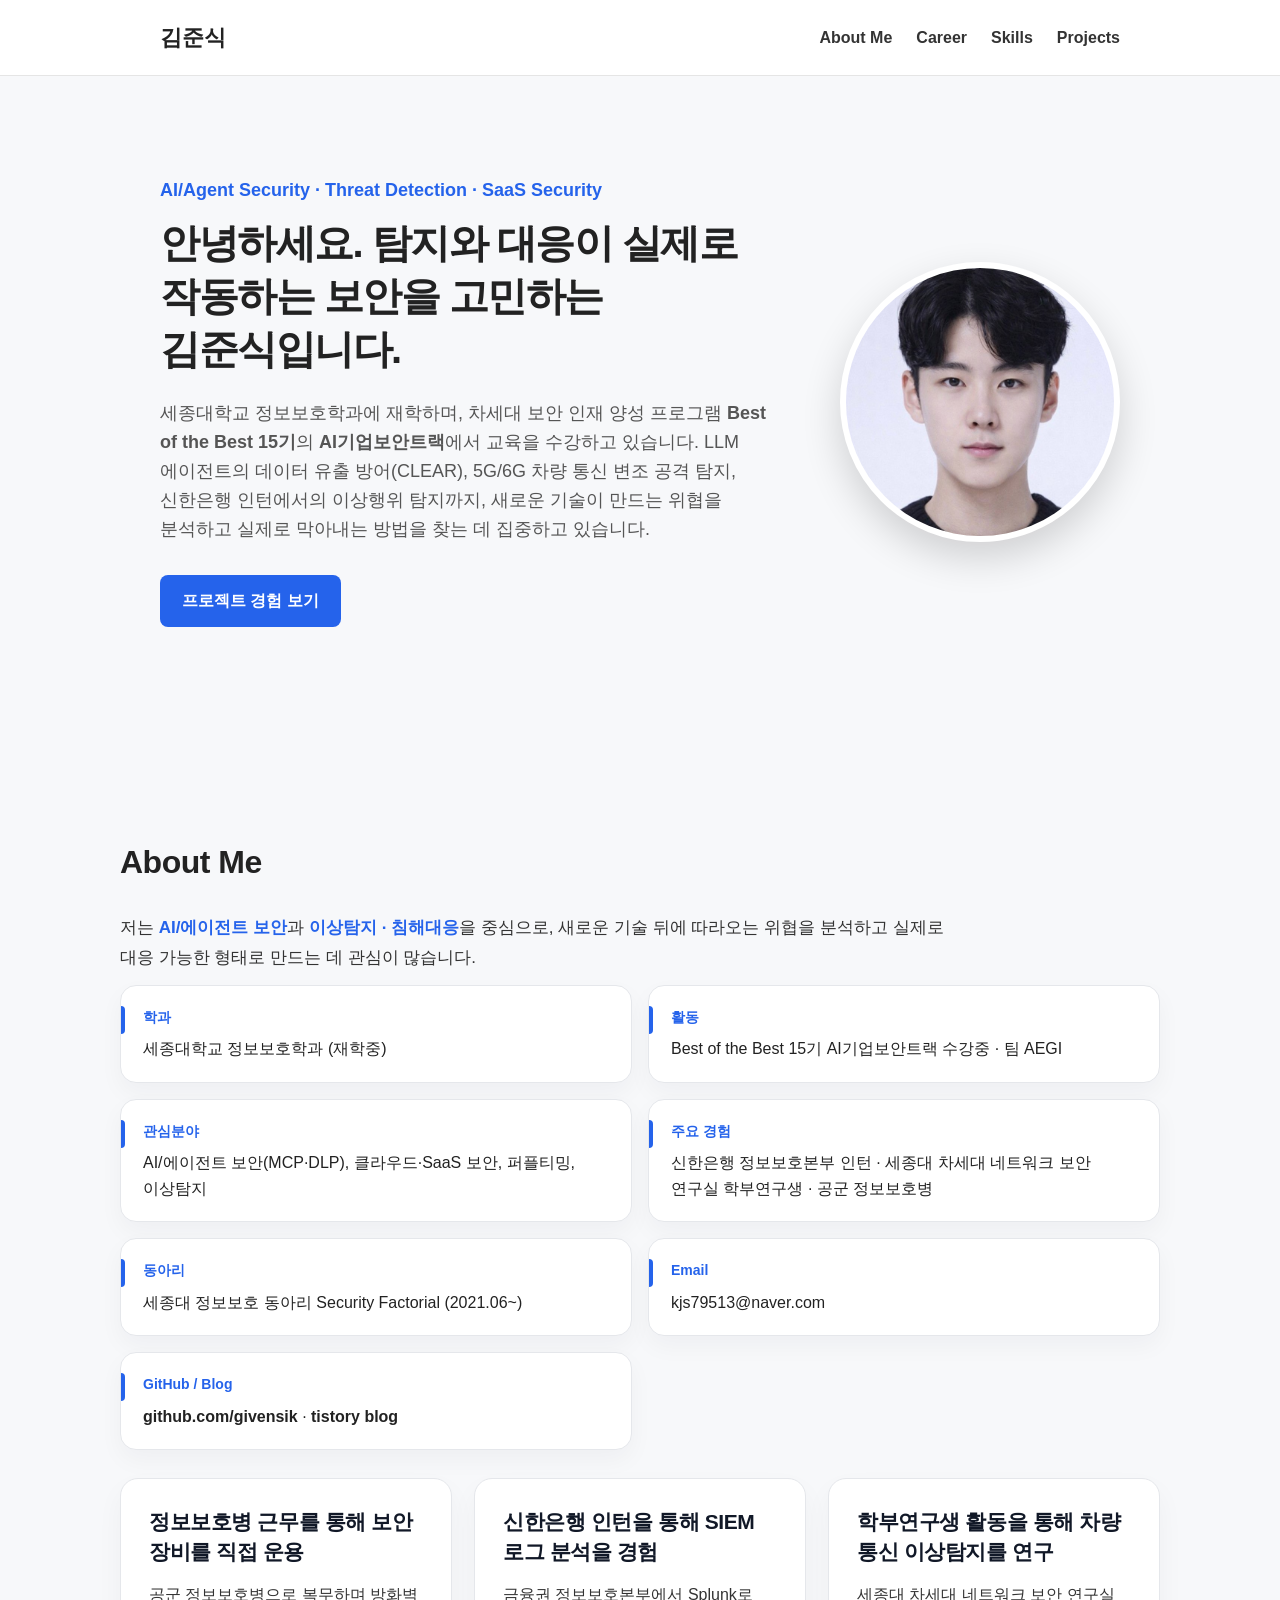
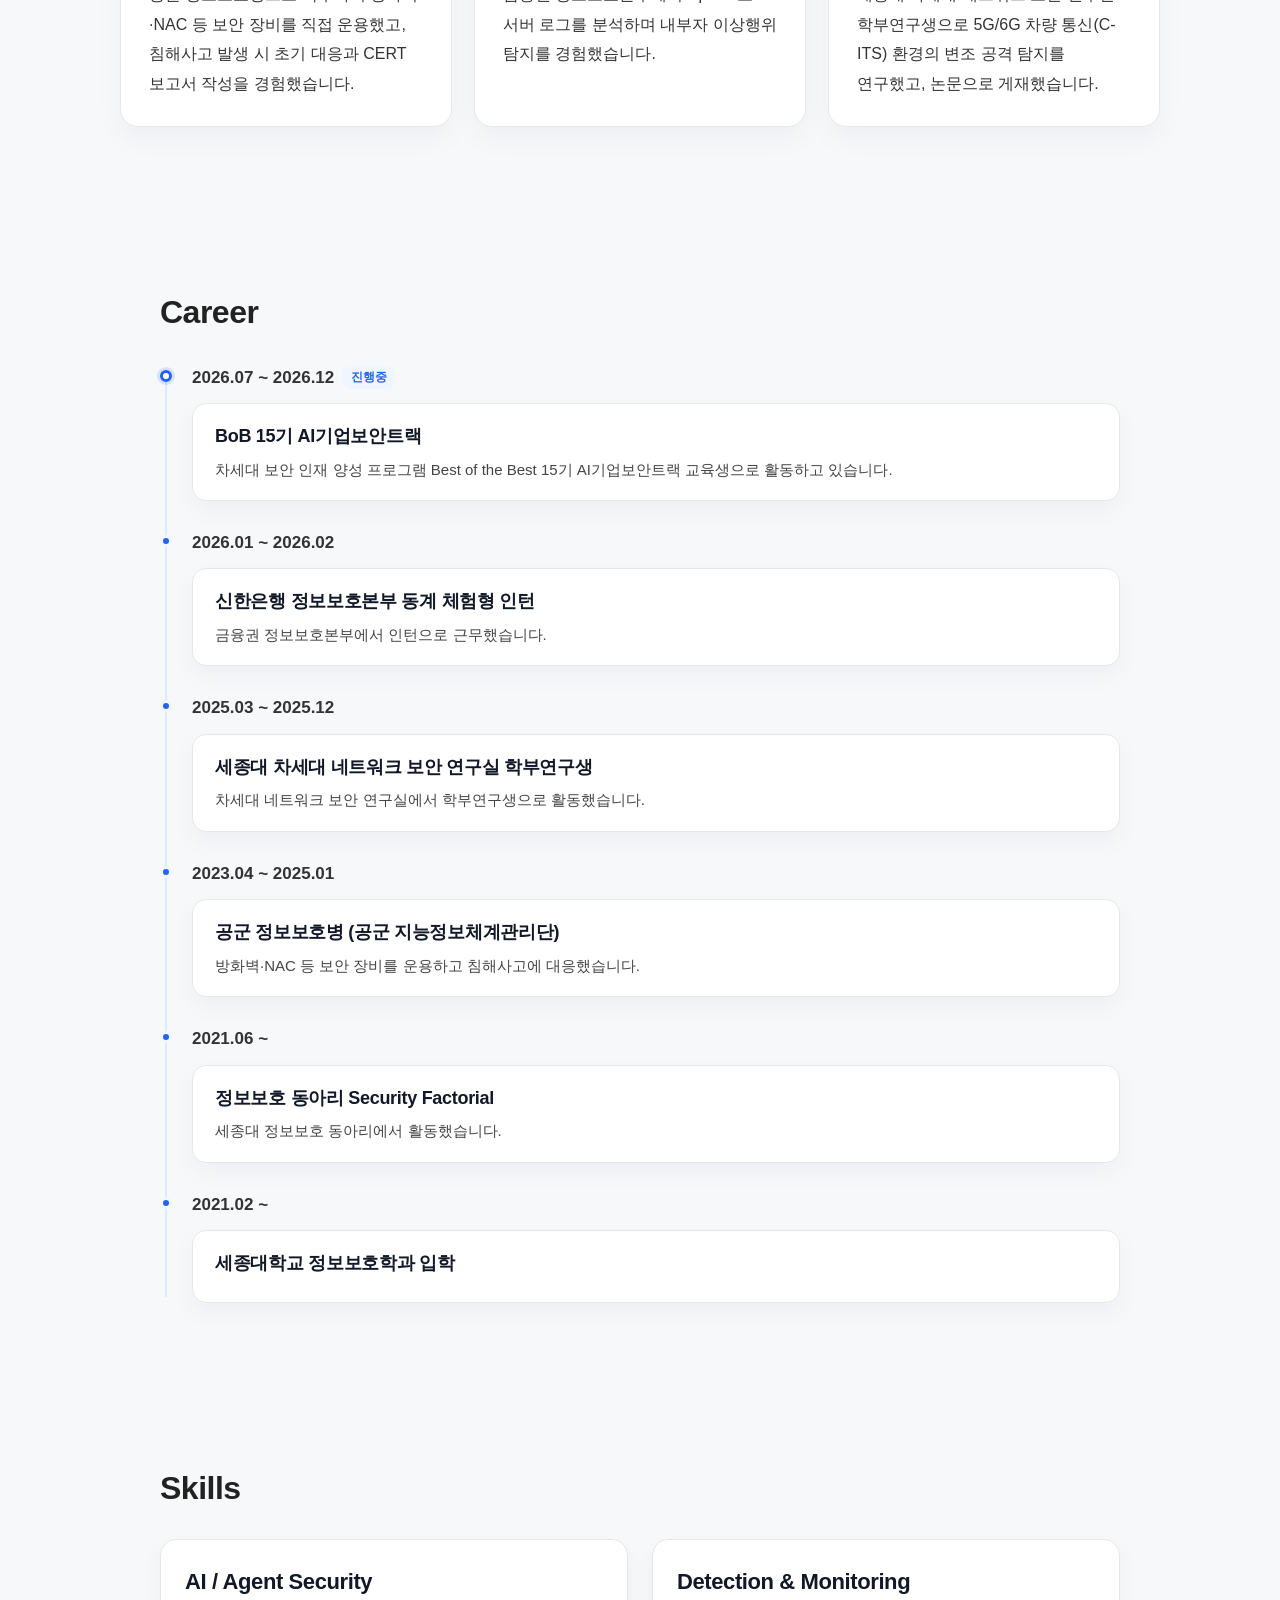
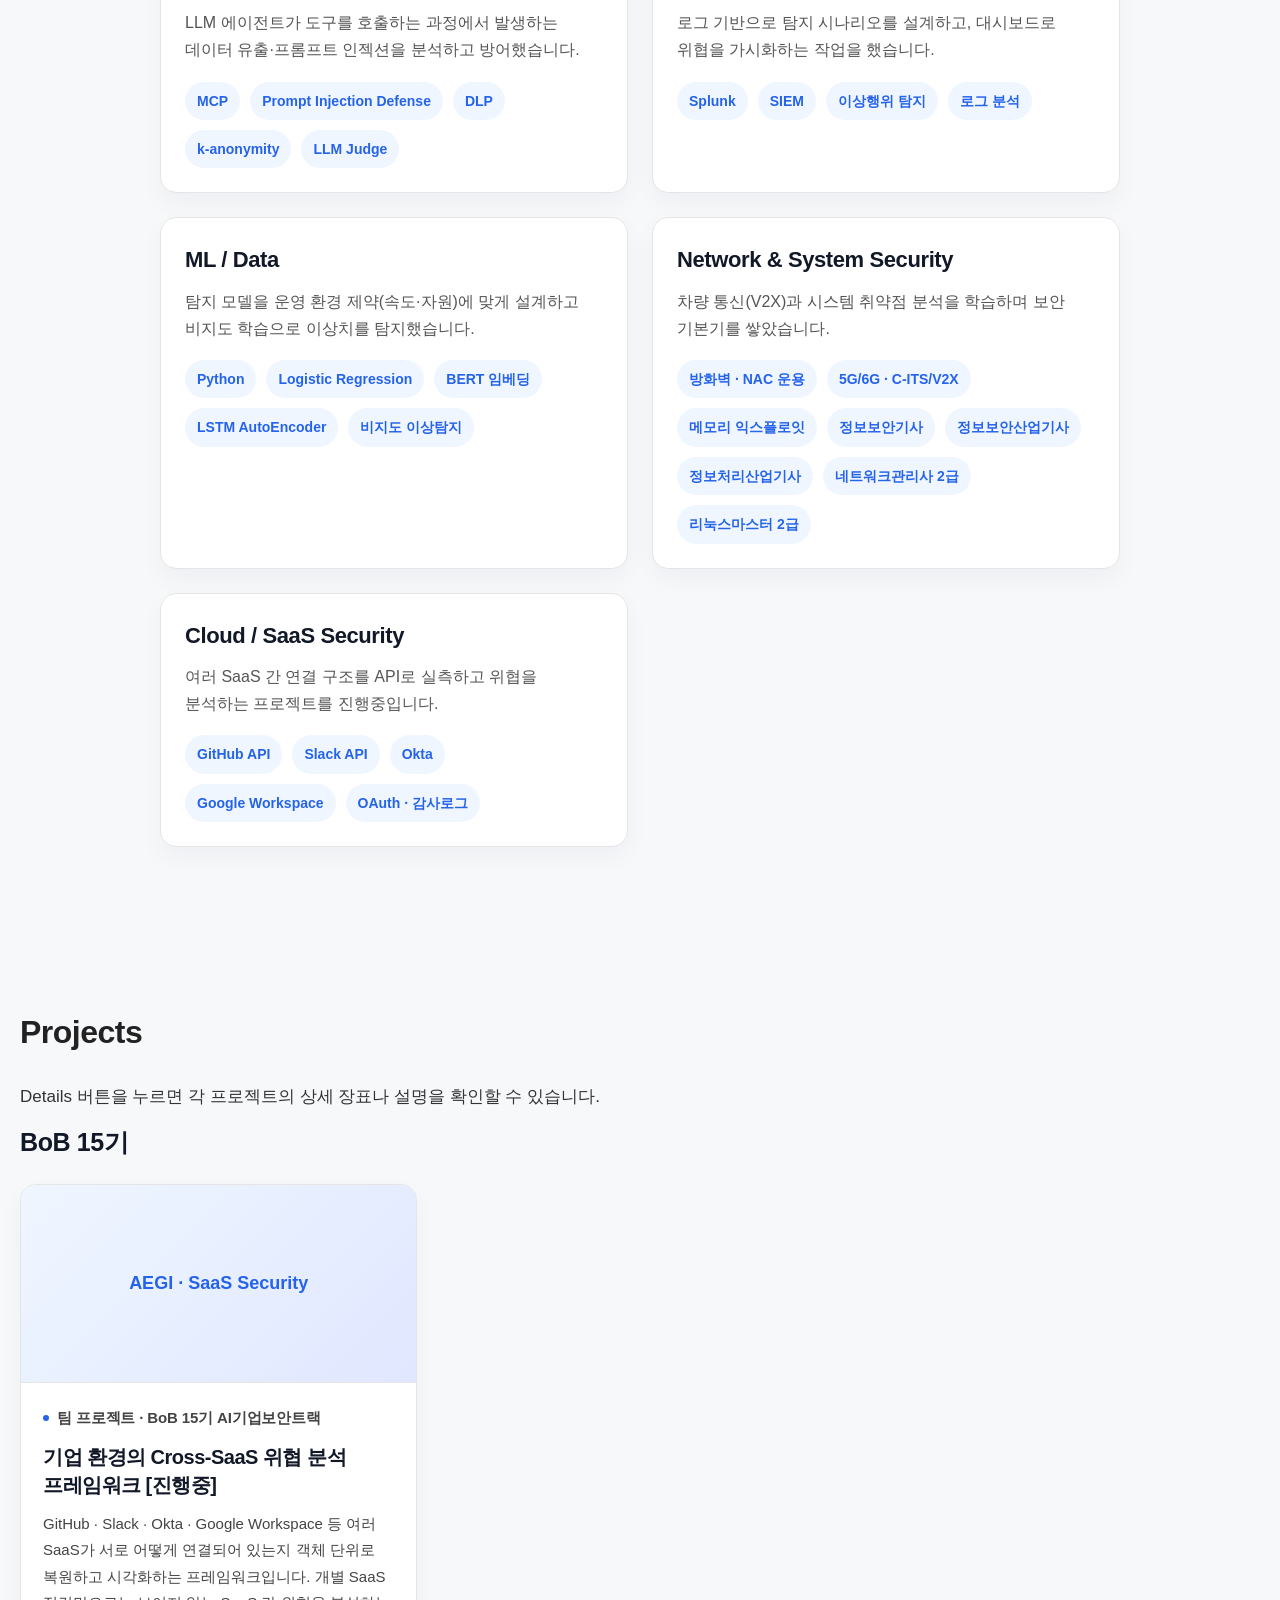
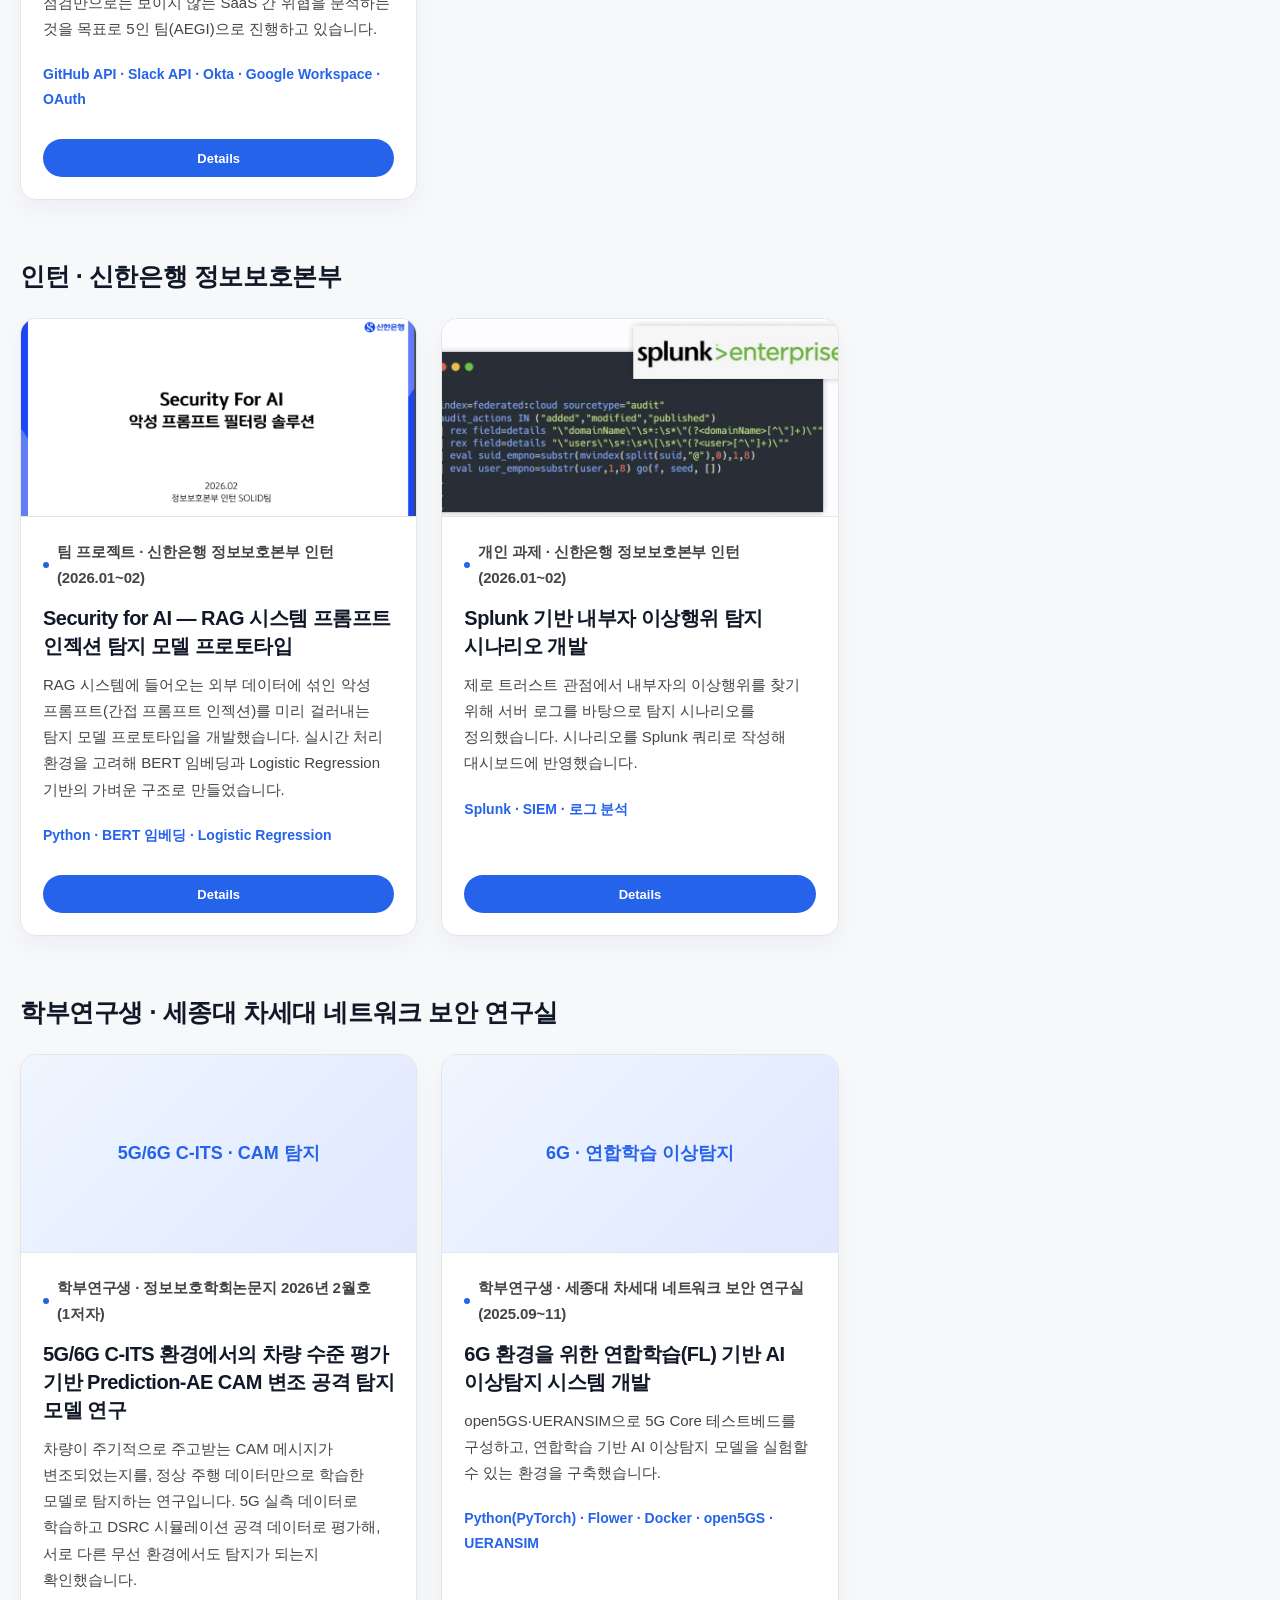
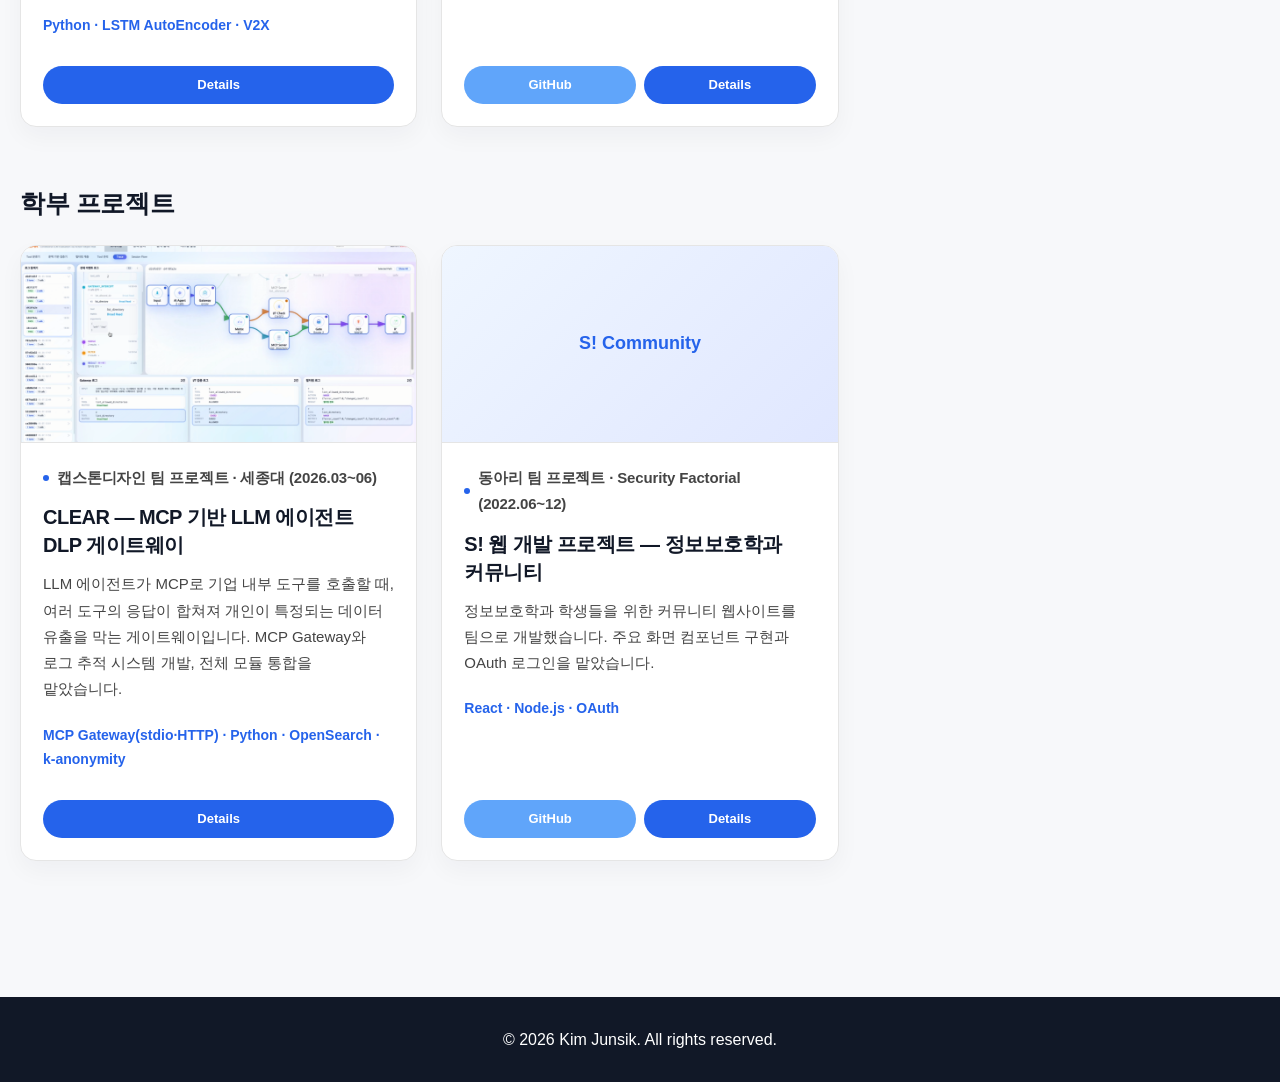
<file: index.html>
<!DOCTYPE html>
<html lang="ko">
<head>
  <meta charset="UTF-8" />
  <meta name="viewport" content="width=device-width, initial-scale=1.0" />
  <title>Kim Junsik Portfolio</title>
  <link rel="stylesheet" href="style.css" />
</head>
<body>
  <header class="header">
    <nav>
      <a href="#home" class="logo">김준식</a>
      <ul class="nav-menu">
        <li><a href="#about">About Me</a></li>
        <li><a href="#career">Career</a></li>
        <li><a href="#skills">Skills</a></li>
        <li><a href="#projects">Projects</a></li>
      </ul>
    </nav>
  </header>

  <main>
    <section id="home" class="hero">
      <div class="hero-text">
        <p class="tag">AI/Agent Security · Threat Detection · SaaS Security</p>

        <h2>안녕하세요. 탐지와 대응이 실제로 작동하는 보안을 고민하는 김준식입니다.</h2>

        <p>
          세종대학교 정보보호학과에 재학하며, 차세대 보안 인재 양성 프로그램
          <strong>Best of the Best 15기</strong>의 <strong>AI기업보안트랙</strong>에서
          교육을 수강하고 있습니다. LLM 에이전트의 데이터 유출 방어(CLEAR), 5G/6G
          차량 통신 변조 공격 탐지, 신한은행 인턴에서의 이상행위 탐지까지, 새로운
          기술이 만드는 위협을 분석하고 실제로 막아내는 방법을 찾는 데 집중하고 있습니다.
        </p>
        <div class="hero-buttons">
          <a href="#projects">프로젝트 경험 보기</a>
        </div>
      </div>

      <div class="hero-image">
        <img src="./images/profile.jpg" alt="김준식 프로필 사진">
      </div>
    </section>

    <section id="about" class="section about-section">
      <h2>About Me</h2>
      <p class="about-lead">
        저는 <strong>AI/에이전트 보안</strong>과 <strong>이상탐지 · 침해대응</strong>을
        중심으로, 새로운 기술 뒤에 따라오는 위협을 분석하고 실제로 대응 가능한
        형태로 만드는 데 관심이 많습니다.
      </p>

      <div class="about-info">
        <div>
          <strong>학과</strong>
          <span>세종대학교 정보보호학과 (재학중)</span>
        </div>

        <div>
          <strong>활동</strong>
          <span>Best of the Best 15기 AI기업보안트랙 수강중 · 팀 AEGI</span>
        </div>

        <div>
          <strong>관심분야</strong>
          <span>AI/에이전트 보안(MCP·DLP), 클라우드·SaaS 보안, 퍼플티밍, 이상탐지</span>
        </div>

        <div>
          <strong>주요 경험</strong>
          <span>신한은행 정보보호본부 인턴 · 세종대 차세대 네트워크 보안 연구실 학부연구생 · 공군 정보보호병</span>
        </div>

        <div>
          <strong>동아리</strong>
          <span>세종대 정보보호 동아리 Security Factorial (2021.06~)</span>
        </div>

        <div>
          <strong>Email</strong>
          <span>kjs79513@naver.com</span>
        </div>

        <div>
          <strong>GitHub / Blog</strong>
          <span>
            <a href="https://github.com/givensik" target="_blank" rel="noopener noreferrer">github.com/givensik</a>
            ·
            <a href="https://givensik.tistory.com/" target="_blank" rel="noopener noreferrer">tistory blog</a>
          </span>
        </div>
      </div>

      <div class="about-story">
        <div class="about-text">
          <h3>정보보호병 근무를 통해 보안 장비를 직접 운용</h3>
          <p>
            공군 정보보호병으로 복무하며 방화벽·NAC 등 보안 장비를 직접
            운용했고, 침해사고 발생 시 초기 대응과 CERT 보고서 작성을
            경험했습니다.
          </p>
        </div>

        <div class="about-text">
          <h3>신한은행 인턴을 통해 SIEM 로그 분석을 경험</h3>
          <p>
            금융권 정보보호본부에서 Splunk로 서버 로그를 분석하며 내부자
            이상행위 탐지를 경험했습니다.
          </p>
        </div>

        <div class="about-text">
          <h3>학부연구생 활동을 통해 차량 통신 이상탐지를 연구</h3>
          <p>
            세종대 차세대 네트워크 보안 연구실 학부연구생으로 5G/6G 차량
            통신(C-ITS) 환경의 변조 공격 탐지를 연구했고, 논문으로
            게재했습니다.
          </p>
        </div>
      </div>
    </section>

    <section id="career" class="section">
      <h2>Career</h2>

      <div class="timeline">
        <div class="timeline-item is-current">
          <span class="timeline-dot"></span>
          <p class="timeline-date">2026.07 ~ 2026.12 <span class="timeline-current-badge">진행중</span></p>
          <div class="timeline-content">
            <h3>BoB 15기 AI기업보안트랙</h3>
            <p>차세대 보안 인재 양성 프로그램 Best of the Best 15기 AI기업보안트랙 교육생으로 활동하고 있습니다.</p>
          </div>
        </div>

        <div class="timeline-item">
          <span class="timeline-dot"></span>
          <p class="timeline-date">2026.01 ~ 2026.02</p>
          <div class="timeline-content">
            <h3>신한은행 정보보호본부 동계 체험형 인턴</h3>
            <p>금융권 정보보호본부에서 인턴으로 근무했습니다.</p>
          </div>
        </div>

        <div class="timeline-item">
          <span class="timeline-dot"></span>
          <p class="timeline-date">2025.03 ~ 2025.12</p>
          <div class="timeline-content">
            <h3>세종대 차세대 네트워크 보안 연구실 학부연구생</h3>
            <p>차세대 네트워크 보안 연구실에서 학부연구생으로 활동했습니다.</p>
          </div>
        </div>

        <div class="timeline-item">
          <span class="timeline-dot"></span>
          <p class="timeline-date">2023.04 ~ 2025.01</p>
          <div class="timeline-content">
            <h3>공군 정보보호병 (공군 지능정보체계관리단)</h3>
            <p>방화벽·NAC 등 보안 장비를 운용하고 침해사고에 대응했습니다.</p>
          </div>
        </div>

        <div class="timeline-item">
          <span class="timeline-dot"></span>
          <p class="timeline-date">2021.06 ~</p>
          <div class="timeline-content">
            <h3>정보보호 동아리 Security Factorial</h3>
            <p>세종대 정보보호 동아리에서 활동했습니다.</p>
          </div>
        </div>

        <div class="timeline-item">
          <span class="timeline-dot"></span>
          <p class="timeline-date">2021.02 ~</p>
          <div class="timeline-content">
            <h3>세종대학교 정보보호학과 입학</h3>
          </div>
        </div>
      </div>
    </section>

    <section id="skills" class="section">
      <h2>Skills</h2>

      <div class="skill-groups">
        <div class="skill-group">
          <h3>AI / Agent Security</h3>
          <p>LLM 에이전트가 도구를 호출하는 과정에서 발생하는 데이터 유출·프롬프트 인젝션을 분석하고 방어했습니다.</p>
          <div class="skill-tags">
            <span>MCP</span>
            <span>Prompt Injection Defense</span>
            <span>DLP</span>
            <span>k-anonymity</span>
            <span>LLM Judge</span>
          </div>
        </div>

        <div class="skill-group">
          <h3>Detection & Monitoring</h3>
          <p>로그 기반으로 탐지 시나리오를 설계하고, 대시보드로 위협을 가시화하는 작업을 했습니다.</p>
          <div class="skill-tags">
            <span>Splunk</span>
            <span>SIEM</span>
            <span>이상행위 탐지</span>
            <span>로그 분석</span>
          </div>
        </div>

        <div class="skill-group">
          <h3>ML / Data</h3>
          <p>탐지 모델을 운영 환경 제약(속도·자원)에 맞게 설계하고 비지도 학습으로 이상치를 탐지했습니다.</p>
          <div class="skill-tags">
            <span>Python</span>
            <span>Logistic Regression</span>
            <span>BERT 임베딩</span>
            <span>LSTM AutoEncoder</span>
            <span>비지도 이상탐지</span>
          </div>
        </div>

        <div class="skill-group">
          <h3>Network & System Security</h3>
          <p>차량 통신(V2X)과 시스템 취약점 분석을 학습하며 보안 기본기를 쌓았습니다.</p>
          <div class="skill-tags">
            <span>방화벽 · NAC 운용</span>
            <span>5G/6G · C-ITS/V2X</span>
            <span>메모리 익스플로잇</span>
            <span>정보보안기사</span>
            <span>정보보안산업기사</span>
            <span>정보처리산업기사</span>
            <span>네트워크관리사 2급</span>
            <span>리눅스마스터 2급</span>
          </div>
        </div>

        <div class="skill-group">
          <h3>Cloud / SaaS Security</h3>
          <p>여러 SaaS 간 연결 구조를 API로 실측하고 위협을 분석하는 프로젝트를 진행중입니다.</p>
          <div class="skill-tags">
            <span>GitHub API</span>
            <span>Slack API</span>
            <span>Okta</span>
            <span>Google Workspace</span>
            <span>OAuth · 감사로그</span>
          </div>
        </div>
      </div>
    </section>

    <section id="projects" class="section projects-section">
      <h2>Projects</h2>

      <p class="projects-guide">
        Details 버튼을 누르면 각 프로젝트의 상세 장표나 설명을 확인할 수 있습니다.
      </p>

      <div class="project-category">
        <h3>BoB 15기</h3>

        <div class="project-grid">
          <article class="project-card">
            <div class="project-image">
              <span>AEGI · SaaS Security</span>
            </div>
            <div class="project-content">
              <p class="project-label">팀 프로젝트 · BoB 15기 AI기업보안트랙</p>
              <h4>기업 환경의 Cross-SaaS 위협 분석 프레임워크 [진행중]</h4>
              <p>
                GitHub · Slack · Okta · Google Workspace 등 여러 SaaS가 서로
                어떻게 연결되어 있는지 객체 단위로 복원하고 시각화하는
                프레임워크입니다. 개별 SaaS 점검만으로는 보이지 않는 SaaS 간
                위협을 분석하는 것을 목표로 5인 팀(AEGI)으로 진행하고 있습니다.
              </p>
              <p class="project-tech">GitHub API · Slack API · Okta · Google Workspace · OAuth</p>

              <div class="project-links">
                <button type="button" class="detail-btn" data-detail-text="2026.09~12 진행중인 BoB 15기 AI기업보안트랙 팀 프로젝트입니다. 각 SaaS의 현재 설정에서 객체(Object) 단위로 Cross-SaaS 연결 구조를 복원하고, 이를 기반으로 시나리오별 위협(XST)을 분류합니다. GitHub↔Slack 실측 파이프라인으로 노드 135개·엣지 174개·Cross 관계 12건을 확인했습니다. 팀: 양지원(PM)·강화민·김준식·송예지·여태욱, 지도멘토 박창현·지한별.">
                  Details
                </button>
              </div>
            </div>
          </article>
        </div>
      </div>

      <div class="project-category">
        <h3>인턴 · 신한은행 정보보호본부</h3>

        <div class="project-grid">
          <article class="project-card">
            <div class="project-image">
              <img src="./images/shinhan-rag.png" alt="신한은행 Security for AI 프로젝트 표지">
            </div>
            <div class="project-content">
              <p class="project-label">팀 프로젝트 · 신한은행 정보보호본부 인턴 (2026.01~02)</p>
              <h4>Security for AI — RAG 시스템 프롬프트 인젝션 탐지 모델 프로토타입</h4>
              <p>
                RAG 시스템에 들어오는 외부 데이터에 섞인 악성 프롬프트(간접
                프롬프트 인젝션)를 미리 걸러내는 탐지 모델 프로토타입을
                개발했습니다. 실시간 처리 환경을 고려해 BERT 임베딩과 Logistic
                Regression 기반의 가벼운 구조로 만들었습니다.
              </p>
              <p class="project-tech">Python · BERT 임베딩 · Logistic Regression</p>

              <div class="project-links">
                <button type="button" class="detail-btn" data-detail-imgs="./project-details/rag-1.png,./project-details/rag-2.png">
                  Details
                </button>
              </div>
            </div>
          </article>

          <article class="project-card">
            <div class="project-image">
              <img src="./images/shinhan-splunk.png" alt="Splunk 탐지 쿼리 화면">
            </div>
            <div class="project-content">
              <p class="project-label">개인 과제 · 신한은행 정보보호본부 인턴 (2026.01~02)</p>
              <h4>Splunk 기반 내부자 이상행위 탐지 시나리오 개발</h4>
              <p>
                제로 트러스트 관점에서 내부자의 이상행위를 찾기 위해 서버 로그를
                바탕으로 탐지 시나리오를 정의했습니다. 시나리오를 Splunk 쿼리로
                작성해 대시보드에 반영했습니다.
              </p>
              <p class="project-tech">Splunk · SIEM · 로그 분석</p>

              <div class="project-links">
                <button type="button" class="detail-btn" data-detail-imgs="./project-details/splunk-1.png">
                  Details
                </button>
              </div>
            </div>
          </article>
        </div>
      </div>

      <div class="project-category">
        <h3>학부연구생 · 세종대 차세대 네트워크 보안 연구실</h3>

        <div class="project-grid">
          <article class="project-card">
            <div class="project-image">
              <span>5G/6G C-ITS · CAM 탐지</span>
            </div>
            <div class="project-content">
              <p class="project-label">학부연구생 · 정보보호학회논문지 2026년 2월호 (1저자)</p>
              <h4>5G/6G C-ITS 환경에서의 차량 수준 평가 기반 Prediction-AE CAM 변조 공격 탐지 모델 연구</h4>
              <p>
                차량이 주기적으로 주고받는 CAM 메시지가 변조되었는지를, 정상
                주행 데이터만으로 학습한 모델로 탐지하는 연구입니다. 5G 실측
                데이터로 학습하고 DSRC 시뮬레이션 공격 데이터로 평가해, 서로 다른
                무선 환경에서도 탐지가 되는지 확인했습니다.
              </p>
              <p class="project-tech">Python · LSTM AutoEncoder · V2X</p>

              <div class="project-links">
                <button type="button" class="detail-btn" data-detail-text="5G 환경에는 CAM 변조 공격 데이터셋이 없고 공개 공격 데이터는 DSRC(IEEE 802.11p) 기반뿐이라는 한계를, ETSI CAM 메시지 형식이 무선 기술과 무관하게 동일하다는 점에 착안해 극복했습니다. 5G 실측 정상 데이터(V2AIX)로 학습하고 DSRC 시뮬레이션 공격 데이터(VeReMi Extension)로 평가하는 cross-domain 설정을 설계, 학습 도메인 기준 정규화로 도메인 분포 이동을 최소화했습니다. Prediction-AutoEncoder(2-layer LSTM으로 다음 시점을 예측, 예측 오차를 이상 점수로 사용)로 위치·궤적이 비현실적으로 깨지는 변조 공격을 F1 0.98 이상으로 탐지했습니다. DSRC→5G→6G 전환에도 CAM 표준이 유지되면 탐지 모델을 재학습 없이 이전할 수 있는 가능성을 제시했습니다. 정보보호학회논문지(JKIISC) 2026년 2월호 게재(저자: 김준식, 서예린, 김민규, 김종현), 데이터 전처리·정규화 파이프라인 구축부터 모델 학습·평가까지 1저자로 주도했습니다.">
                  Details
                </button>
              </div>
            </div>
          </article>

          <article class="project-card">
            <div class="project-image">
              <span>6G · 연합학습 이상탐지</span>
            </div>
            <div class="project-content">
              <p class="project-label">학부연구생 · 세종대 차세대 네트워크 보안 연구실 (2025.09~11)</p>
              <h4>6G 환경을 위한 연합학습(FL) 기반 AI 이상탐지 시스템 개발</h4>
              <p>
                open5GS·UERANSIM으로 5G Core 테스트베드를 구성하고, 연합학습 기반
                AI 이상탐지 모델을 실험할 수 있는 환경을 구축했습니다.
              </p>
              <p class="project-tech">Python(PyTorch) · Flower · Docker · open5GS · UERANSIM</p>

              <div class="project-links">
                <a href="https://github.com/givensik/Core-Testbed" target="_blank" rel="noopener noreferrer">GitHub</a>
                <button type="button" class="detail-btn" data-detail-text="5G Core 테스트베드 실험 자동화와 Flower 기반 연합학습(FL) 실험 환경 구성을 맡았습니다. 실험 환경 구축 단계까지 진행했습니다.">
                  Details
                </button>
              </div>
            </div>
          </article>
        </div>
      </div>

      <div class="project-category">
        <h3>학부 프로젝트</h3>

        <div class="project-grid">
          <article class="project-card">
            <div class="project-image">
              <img src="./images/clear.png" alt="CLEAR DLP 대시보드 화면">
            </div>
            <div class="project-content">
              <p class="project-label">캡스톤디자인 팀 프로젝트 · 세종대 (2026.03~06)</p>
              <h4>CLEAR — MCP 기반 LLM 에이전트 DLP 게이트웨이</h4>
              <p>
                LLM 에이전트가 MCP로 기업 내부 도구를 호출할 때, 여러 도구의
                응답이 합쳐져 개인이 특정되는 데이터 유출을 막는 게이트웨이입니다.
                MCP Gateway와 로그 추적 시스템 개발, 전체 모듈 통합을 맡았습니다.
              </p>
              <p class="project-tech">MCP Gateway(stdio·HTTP) · Python · OpenSearch · k-anonymity</p>

              <div class="project-links">
                <button type="button" class="detail-btn" data-detail-imgs="./project-details/clear-1.png,./project-details/clear-2.png,./project-details/clear-3.png,./project-details/clear-4.png">
                  Details
                </button>
              </div>
            </div>
          </article>

          <article class="project-card">
            <div class="project-image">
              <span>S! Community</span>
            </div>
            <div class="project-content">
              <p class="project-label">동아리 팀 프로젝트 · Security Factorial (2022.06~12)</p>
              <h4>S! 웹 개발 프로젝트 — 정보보호학과 커뮤니티</h4>
              <p>
                정보보호학과 학생들을 위한 커뮤니티 웹사이트를 팀으로
                개발했습니다. 주요 화면 컴포넌트 구현과 OAuth 로그인을 맡았습니다.
              </p>
              <p class="project-tech">React · Node.js · OAuth</p>

              <div class="project-links">
                <a href="https://github.com/alwaysalert/alert_front_end" target="_blank" rel="noopener noreferrer">GitHub</a>
                <button type="button" class="detail-btn" data-detail-text="정보보호학과를 위한 커뮤니티 사이트를 React·Node.js로 개발했습니다. 주요 화면의 컴포넌트 구현과 OAuth 로그인 기능 구현을 담당했습니다.">
                  Details
                </button>
              </div>
            </div>
          </article>
        </div>
      </div>
    </section>
  </main>

  <div class="detail-modal" id="detailModal" aria-hidden="true">
    <div class="detail-modal-content">
      <div class="detail-modal-header">
        <p class="detail-modal-title" id="detailModalTitle">Project Details</p>
        <button type="button" class="detail-modal-close" id="detailModalClose" aria-label="닫기">×</button>
      </div>

      <div class="detail-modal-body">
        <p id="detailModalText"></p>
        <div id="detailModalImages"></div>
      </div>
    </div>
  </div>

  <footer>
    <p>© 2026 Kim Junsik. All rights reserved.</p>
  </footer>

  <script>
    const detailButtons = document.querySelectorAll(".detail-btn");
    const detailModal = document.getElementById("detailModal");
    const detailModalContent = detailModal.querySelector(".detail-modal-content");
    const detailModalText = document.getElementById("detailModalText");
    const detailModalImages = document.getElementById("detailModalImages");
    const detailModalTitle = document.getElementById("detailModalTitle");
    const detailModalClose = document.getElementById("detailModalClose");

    detailButtons.forEach((button) => {
      button.addEventListener("click", () => {
        const card = button.closest(".project-card");
        const title = card.querySelector("h4")?.textContent || "Project Details";
        const images = (button.dataset.detailImgs || "").split(",").filter(Boolean);

        detailModalTitle.textContent = title;
        detailModalText.textContent = images.length ? "" : button.dataset.detailText || "";
        detailModalImages.replaceChildren(...images.map((src) => {
          const img = document.createElement("img");
          img.src = src;
          img.alt = `${title} 상세 장표`;
          return img;
        }));
        detailModalContent.classList.toggle("has-images", images.length > 0);

        detailModal.classList.add("is-open");
        detailModal.setAttribute("aria-hidden", "false");
        document.body.style.overflow = "hidden";
      });
    });

    function closeDetailModal() {
      detailModal.classList.remove("is-open");
      detailModal.setAttribute("aria-hidden", "true");
      detailModalText.textContent = "";
      detailModalImages.replaceChildren();
      document.body.style.overflow = "";
    }

    detailModalClose.addEventListener("click", closeDetailModal);

    detailModal.addEventListener("click", (event) => {
      if (event.target === detailModal) {
        closeDetailModal();
      }
    });

    document.addEventListener("keydown", (event) => {
      if (event.key === "Escape" && detailModal.classList.contains("is-open")) {
        closeDetailModal();
      }
    });
  </script>
</body>
</html>
</file>
<file: style.css>
* {
  margin: 0;
  padding: 0;
  box-sizing: border-box;
}

html {
  scroll-behavior: smooth;
}

body {
  font-family: "Pretendard", "Apple SD Gothic Neo", Arial, sans-serif;
  line-height: 1.6;
  color: #222;
  background-color: #f7f8fa;
}

/* Header */

.header {
  background: rgba(255, 255, 255, 0.94);
  border-bottom: 1px solid #e5e5e5;
  position: sticky;
  top: 0;
  z-index: 100;
  backdrop-filter: blur(10px);
}

nav {
  max-width: 1000px;
  margin: 0 auto;
  padding: 20px;
  display: flex;
  justify-content: space-between;
  align-items: center;
}

.logo,
.logo:visited {
  font-size: 22px;
  font-weight: 700;
  color: #222;
  text-decoration: none;
  cursor: pointer;
  transition: color 0.25s ease;
}

.logo:hover {
  color: #2563eb;
  text-decoration: none;
}

.nav-menu {
  list-style: none;
  display: flex;
  gap: 24px;
}

.nav-menu a {
  text-decoration: none;
  color: #333;
  font-weight: bold;
}

.nav-menu a:hover {
  color: #2563eb;
}

/* Hero */

.hero {
  max-width: 1000px;
  margin: 0 auto;
  padding: 100px 20px 130px;
  display: flex;
  align-items: center;
  justify-content: space-between;
  gap: 70px;
}

.hero-text {
  flex: 1;
}

.hero .tag {
  color: #2563eb;
  font-weight: bold;
  margin-bottom: 12px;
  font-size: 18px;
}

.hero h2 {
  font-size: 40px;
  margin-bottom: 24px;
  line-height: 1.32;
  letter-spacing: -1.5px;
  word-break: keep-all;
}

.hero p {
  font-size: 18px;
  color: #555;
  max-width: 720px;
  word-break: keep-all;
}

.hero-buttons {
  margin-top: 32px;
  display: flex;
  gap: 15px;
}

.hero-buttons a {
  padding: 13px 22px;
  background: #2563eb;
  color: white;
  text-decoration: none;
  border-radius: 8px;
  font-weight: bold;
  transition: background 0.25s ease, transform 0.25s ease, box-shadow 0.25s ease;
}

.hero-buttons a:hover {
  background: #1d4ed8;
  transform: translateY(-2px);
  box-shadow: 0 12px 26px rgba(37, 99, 235, 0.22);
}

/* Profile image / avatar */

.hero-image {
  width: 280px;
  height: 280px;
  flex-shrink: 0;
  border-radius: 50%;
  border: 6px solid white;
  background: white;
  box-shadow: 0 16px 38px rgba(0, 0, 0, 0.16);
  overflow: hidden;
  transition: transform 0.28s ease, box-shadow 0.28s ease, border-color 0.28s ease;
}

.hero-image img {
  width: 100%;
  height: 100%;
  object-fit: cover;
  object-position: center 12%;
  display: block;
}

.hero-avatar {
  width: 100%;
  height: 100%;
  display: flex;
  align-items: center;
  justify-content: center;
  background: linear-gradient(135deg, #2563eb, #60a5fa);
  color: white;
  font-size: 64px;
  font-weight: 800;
  letter-spacing: -1px;
}

.hero-image:hover {
  transform: translateY(-4px) scale(1.015);
  border-color: #eff6ff;
  box-shadow: 0 24px 52px rgba(37, 99, 235, 0.18);
}

/* Section */

.section {
  max-width: 1000px;
  margin: 0 auto;
  padding: 80px 20px;
}

.section h2 {
  font-size: 32px;
  margin-bottom: 25px;
  letter-spacing: -0.5px;
}

.section p {
  font-size: 17px;
  color: #333;
  margin-bottom: 12px;
  word-break: keep-all;
}

/* About */

.about-section {
  max-width: 1080px;
}

.about-info {
  display: grid;
  grid-template-columns: repeat(2, minmax(0, 1fr));
  gap: 16px;
  margin-bottom: 28px;
}

.about-info div {
  position: relative;
  display: flex;
  flex-direction: column;
  gap: 8px;
  padding: 20px 22px;
  background: white;
  border: 1px solid #e5e7eb;
  border-radius: 16px;
  min-width: 0;
  box-shadow: 0 10px 24px rgba(15, 23, 42, 0.04);
  transition: transform 0.25s ease, box-shadow 0.25s ease, border-color 0.25s ease;
}

.about-lead {
  max-width: 860px;
  margin-top: 18px;
  margin-bottom: 36px;
  font-size: 22px;
  line-height: 1.75;
  font-weight: 500;
  color: #111827;
}

.about-lead strong {
  color: #2563eb;
  font-weight: 800;
}

.about-info div::before {
  content: "";
  position: absolute;
  left: 0;
  top: 20px;
  width: 4px;
  height: 28px;
  background: #2563eb;
  border-radius: 0 999px 999px 0;
}

.about-info div:hover {
  transform: translateY(-5px);
  border-color: #93c5fd;
  box-shadow: 0 20px 42px rgba(37, 99, 235, 0.11);
}

.about-info strong {
  color: #2563eb;
  font-size: 14px;
  font-weight: 800;
}

.about-info span {
  color: #222;
  font-size: 16px;
  line-height: 1.6;
  word-break: keep-all;
  overflow-wrap: anywhere;
}

.about-info a {
  color: #222;
  text-decoration: none;
  font-weight: 600;
  overflow-wrap: anywhere;
}

.about-info a:hover {
  color: #2563eb;
  text-decoration: underline;
}

.about-story {
  display: grid;
  grid-template-columns: repeat(3, minmax(0, 1fr));
  gap: 22px;
}

.about-text {
  position: relative;
  background: white;
  border: 1px solid #e5e7eb;
  border-radius: 18px;
  padding: 28px;
  overflow: hidden;
  box-shadow: 0 12px 28px rgba(15, 23, 42, 0.04);
  transition: transform 0.25s ease, box-shadow 0.25s ease, border-color 0.25s ease;
}

.about-text:hover {
  transform: translateY(-6px);
  border-color: #93c5fd;
  box-shadow: 0 22px 44px rgba(37, 99, 235, 0.12);
}

.about-badge {
  position: relative;
  z-index: 1;
  display: inline-block;
  margin-bottom: 14px;
  padding: 6px 11px;
  background: #eff6ff;
  color: #2563eb;
  border-radius: 999px;
  font-size: 13px;
  font-weight: 800;
}

.about-text h3 {
  position: relative;
  z-index: 1;
  margin-bottom: 14px;
  color: #111827;
  font-size: 21px;
  line-height: 1.4;
  letter-spacing: -0.4px;
  word-break: keep-all;
}

.about-text p {
  position: relative;
  z-index: 1;
  font-size: 16px;
  line-height: 1.85;
  color: #333;
  word-break: keep-all;
  margin-bottom: 0;
}

/* Career */

.timeline {
  position: relative;
  padding-left: 32px;
}

.timeline::before {
  content: "";
  position: absolute;
  left: 5px;
  top: 6px;
  bottom: 6px;
  width: 2px;
  background: #dbeafe;
}

.timeline-item {
  position: relative;
  padding-bottom: 28px;
}

.timeline-item:last-child {
  padding-bottom: 0;
}

.timeline-dot {
  position: absolute;
  left: -32px;
  top: 6px;
  width: 12px;
  height: 12px;
  border-radius: 50%;
  background: #2563eb;
  border: 3px solid #eff6ff;
}

.timeline-item.is-current .timeline-dot {
  background: #fff;
  border-color: #2563eb;
  box-shadow: 0 0 0 3px rgba(37, 99, 235, 0.15);
}

.timeline-date {
  display: flex;
  align-items: center;
  gap: 8px;
  color: #2563eb;
  font-weight: 800;
  font-size: 14px;
  margin-bottom: 8px;
}

.timeline-date .timeline-current-badge {
  padding: 2px 9px;
  background: #eff6ff;
  color: #2563eb;
  border-radius: 999px;
  font-size: 12px;
  font-weight: 800;
}

.timeline-content {
  background: white;
  border: 1px solid #e5e7eb;
  border-radius: 14px;
  padding: 18px 22px;
  box-shadow: 0 10px 24px rgba(15, 23, 42, 0.04);
  transition: transform 0.25s ease, box-shadow 0.25s ease, border-color 0.25s ease;
}

.timeline-content:hover {
  transform: translateY(-4px);
  border-color: #93c5fd;
  box-shadow: 0 20px 42px rgba(37, 99, 235, 0.11);
}

.timeline-content h3 {
  font-size: 18px;
  margin-bottom: 6px;
  color: #111827;
  letter-spacing: -0.3px;
  word-break: keep-all;
}

.timeline-content p {
  font-size: 15px;
  line-height: 1.7;
  color: #444;
  margin-bottom: 0;
  word-break: keep-all;
}

/* Skills */

.skill-groups {
  display: grid;
  grid-template-columns: repeat(2, minmax(0, 1fr));
  gap: 24px;
}

.skill-group {
  background: white;
  border: 1px solid #e5e5e5;
  border-radius: 16px;
  padding: 24px;
  min-width: 0;
  box-shadow: 0 10px 24px rgba(15, 23, 42, 0.04);
  transition: transform 0.25s ease, box-shadow 0.25s ease, border-color 0.25s ease;
}

.skill-group:hover {
  transform: translateY(-6px);
  border-color: #93c5fd;
  box-shadow: 0 22px 44px rgba(37, 99, 235, 0.12);
}

.skill-group h3 {
  font-size: 22px;
  margin-bottom: 10px;
  color: #111827;
  letter-spacing: -0.4px;
}

.skill-group p {
  font-size: 16px;
  color: #555;
  margin-bottom: 18px;
  line-height: 1.7;
  word-break: keep-all;
}

.skill-tags {
  display: flex;
  flex-wrap: wrap;
  gap: 10px;
}

.skill-tags span {
  display: inline-block;
  padding: 8px 12px;
  background: #eff6ff;
  color: #2563eb;
  border-radius: 999px;
  font-size: 14px;
  font-weight: 700;
}

/* Projects */

.projects-section {
  max-width: 1440px;
}

.project-category {
  margin-bottom: 56px;
}

.project-category > h3 {
  font-size: 25px;
  margin-bottom: 22px;
  color: #111827;
  letter-spacing: -0.4px;
}

.project-grid {
  width: 100%;
  display: grid;
  grid-template-columns: repeat(3, minmax(0, 1fr));
  gap: 24px;
}

.project-card {
  background: white;
  border: 1px solid #e5e5e5;
  border-radius: 16px;
  overflow: hidden;
  display: flex;
  flex-direction: column;
  min-width: 0;
  min-height: 100%;
  box-shadow: 0 10px 24px rgba(15, 23, 42, 0.04);
  transition:
    transform 0.28s ease,
    box-shadow 0.28s ease,
    border-color 0.28s ease,
    background 0.28s ease;
}

.project-card:hover {
  transform: translateY(-12px);
  border-color: #60a5fa;
  background: #ffffff;
  box-shadow: 0 28px 60px rgba(37, 99, 235, 0.18);
}

.project-image {
  width: 100%;
  aspect-ratio: 2 / 1;
  background: linear-gradient(135deg, #eff6ff, #e0e7ff);
  border-bottom: 1px solid #e5e5e5;
  overflow: hidden;
  display: flex;
  align-items: center;
  justify-content: center;
}

.project-image img {
  width: 100%;
  height: 100%;
  object-fit: cover;
  object-position: center;
  display: block;
  transition: transform 0.28s ease;
}

.project-card:hover .project-image img {
  transform: scale(1.06);
}

.project-image span {
  color: #2563eb;
  font-weight: 800;
  font-size: 18px;
  text-align: center;
  padding: 0 18px;
  transition: transform 0.28s ease, color 0.28s ease;
}

.project-card:hover .project-image span {
  transform: scale(1.08);
  color: #1d4ed8;
}

.project-content {
  padding: 22px;
  display: flex;
  flex-direction: column;
  flex: 1;
}

.project-label {
  display: flex;
  align-items: center;
  gap: 8px;
  margin: 0 0 12px 0;
  color: #2563eb;
  font-size: 0.78rem;
  font-weight: 800;
  line-height: 1.4;
  letter-spacing: -0.01em;
}

.project-label::before {
  content: "";
  width: 6px;
  height: 6px;
  border-radius: 50%;
  background: #2563eb;
  flex-shrink: 0;
}

.project-card h4 {
  font-size: 20px;
  line-height: 1.4;
  color: #111827;
  margin-bottom: 12px;
  letter-spacing: -0.5px;
  word-break: keep-all;
}

.project-card p {
  font-size: 15px;
  line-height: 1.75;
  color: #444;
  word-break: keep-all;
}

.project-tech {
  margin-top: 8px;
  color: #2563eb !important;
  font-weight: 700;
  font-size: 14px !important;
}

.project-links {
  display: grid;
  grid-template-columns: repeat(auto-fit, minmax(72px, 1fr));
  gap: 8px;
  margin-top: auto;
  padding-top: 16px;
}

.project-links a,
.project-links button {
  width: 100%;
  min-height: 38px;
  padding: 9px 10px;
  display: inline-flex;
  align-items: center;
  justify-content: center;
  border: none;
  border-radius: 999px;
  background: #60a5fa;
  color: white;
  text-decoration: none;
  font-family: inherit;
  font-size: 13px;
  font-weight: 800;
  line-height: 1;
  cursor: pointer;
  white-space: nowrap;
  transition:
    background 0.25s ease,
    transform 0.25s ease,
    box-shadow 0.25s ease;
}

.project-links a:hover,
.project-links button:hover {
  background: #3b82f6;
  transform: translateY(-2px);
  box-shadow: 0 10px 22px rgba(37, 99, 235, 0.24);
}

.project-links .detail-btn {
  background: #2563eb;
}

.project-links .detail-btn:hover {
  background: #1d4ed8;
  box-shadow: 0 10px 22px rgba(15, 23, 42, 0.28);
}

/* Project Detail Modal */

.detail-modal {
  position: fixed;
  inset: 0;
  z-index: 999;
  display: none;
  align-items: center;
  justify-content: center;
  padding: 28px;
  background: rgba(15, 23, 42, 0.72);
  backdrop-filter: blur(6px);
}

.detail-modal.is-open {
  display: flex;
}

.detail-modal-content {
  position: relative;
  width: min(700px, 96vw);
  max-height: 90vh;
  background: white;
  border-radius: 20px;
  overflow: hidden;
  box-shadow: 0 30px 80px rgba(0, 0, 0, 0.32);
}

.detail-modal-header {
  display: flex;
  align-items: center;
  justify-content: space-between;
  gap: 16px;
  padding: 16px 20px;
  border-bottom: 1px solid #e5e7eb;
}

.detail-modal-title {
  font-size: 16px;
  font-weight: 800;
  color: #111827;
  line-height: 1.4;
  word-break: keep-all;
}

.detail-modal-close {
  width: 34px;
  height: 34px;
  border: none;
  border-radius: 50%;
  background: #f3f4f6;
  color: #111827;
  font-size: 22px;
  line-height: 1;
  cursor: pointer;
  display: flex;
  align-items: center;
  justify-content: center;
}

.detail-modal-close:hover {
  background: #e5e7eb;
}

.detail-modal-body {
  max-height: calc(90vh - 67px);
  overflow: auto;
  background: #f8fafc;
  padding: 24px;
}

.detail-modal-content.has-images {
  width: min(1100px, 96vw);
}

.detail-modal-content.has-images .detail-modal-body {
  padding: 0;
}

.detail-modal-body img {
  width: 100%;
  height: auto;
  display: block;
  border-bottom: 1px solid #e5e7eb;
}

.detail-modal-body p:empty {
  display: none;
}

.detail-modal-body p {
  font-size: 15px;
  color: #333;
  word-break: keep-all;
}

/* Footer */

footer {
  text-align: center;
  padding: 30px;
  background: #111827;
  color: white;
}

footer p {
  color: white;
}

/* Tablet */

@media (max-width: 1200px) {
  .project-grid {
    grid-template-columns: repeat(2, minmax(0, 1fr));
  }
}

@media (max-width: 900px) {
  .skill-groups,
  .about-story {
    grid-template-columns: 1fr;
  }
}

/* Mobile */

@media (max-width: 768px) {
  nav {
    flex-direction: column;
    gap: 14px;
    padding: 22px 16px 18px;
  }

  .logo {
    font-size: 28px;
  }

  .nav-menu {
    gap: 22px;
    flex-wrap: wrap;
    justify-content: center;
  }

  .nav-menu a {
    font-size: 18px;
  }

  .hero {
    flex-direction: column-reverse;
    text-align: center;
    padding: 60px 20px 84px;
    gap: 36px;
  }

  .hero .tag {
    font-size: 16px;
    line-height: 1.7;
    margin-bottom: 16px;
  }

  .hero h2 {
    font-size: 25px;
    line-height: 1.45;
    letter-spacing: -1px;
    margin-bottom: 20px;
  }

  .hero p {
    font-size: 16px;
    line-height: 1.75;
  }

  .hero-buttons {
    justify-content: center;
    margin-top: 28px;
    flex-wrap: wrap;
  }

  .hero-buttons a {
    padding: 12px 18px;
    font-size: 15px;
  }

  .hero-image {
    width: 230px;
    height: 230px;
  }

  .hero-avatar {
    font-size: 52px;
  }

  .section {
    padding: 65px 20px;
  }

  .section h2 {
    font-size: 28px;
  }

  .section p {
    font-size: 16px;
  }

  .about-info,
  .about-story {
    grid-template-columns: 1fr;
  }

  .about-text {
    padding: 20px;
  }

  .about-text p {
    font-size: 16px;
  }

  .skill-group {
    padding: 20px;
  }

  .skill-group h3 {
    font-size: 20px;
  }

  .skill-group p {
    font-size: 15px;
  }

  .skill-tags span {
    font-size: 13px;
    padding: 7px 10px;
  }

  .project-grid {
    grid-template-columns: 1fr;
  }

  .project-category > h3 {
    font-size: 23px;
  }

  .project-content {
    padding: 20px;
  }

  .project-card h4 {
    font-size: 20px;
  }

  .detail-modal {
    padding: 14px;
  }

  .detail-modal-content {
    width: 96vw;
    max-height: 86vh;
    border-radius: 16px;
  }
}

@media (max-width: 430px) {
  .logo {
    font-size: 26px;
  }

  .nav-menu {
    gap: 18px;
  }

  .nav-menu a {
    font-size: 17px;
  }

  .hero {
    padding: 55px 18px 78px;
  }

  .hero h2 {
    font-size: 24px;
  }

  .hero-image {
    width: 210px;
    height: 210px;
  }

  .hero-buttons {
    flex-direction: row;
    gap: 10px;
  }

  .hero-buttons a {
    padding: 11px 16px;
  }
}
</file>
